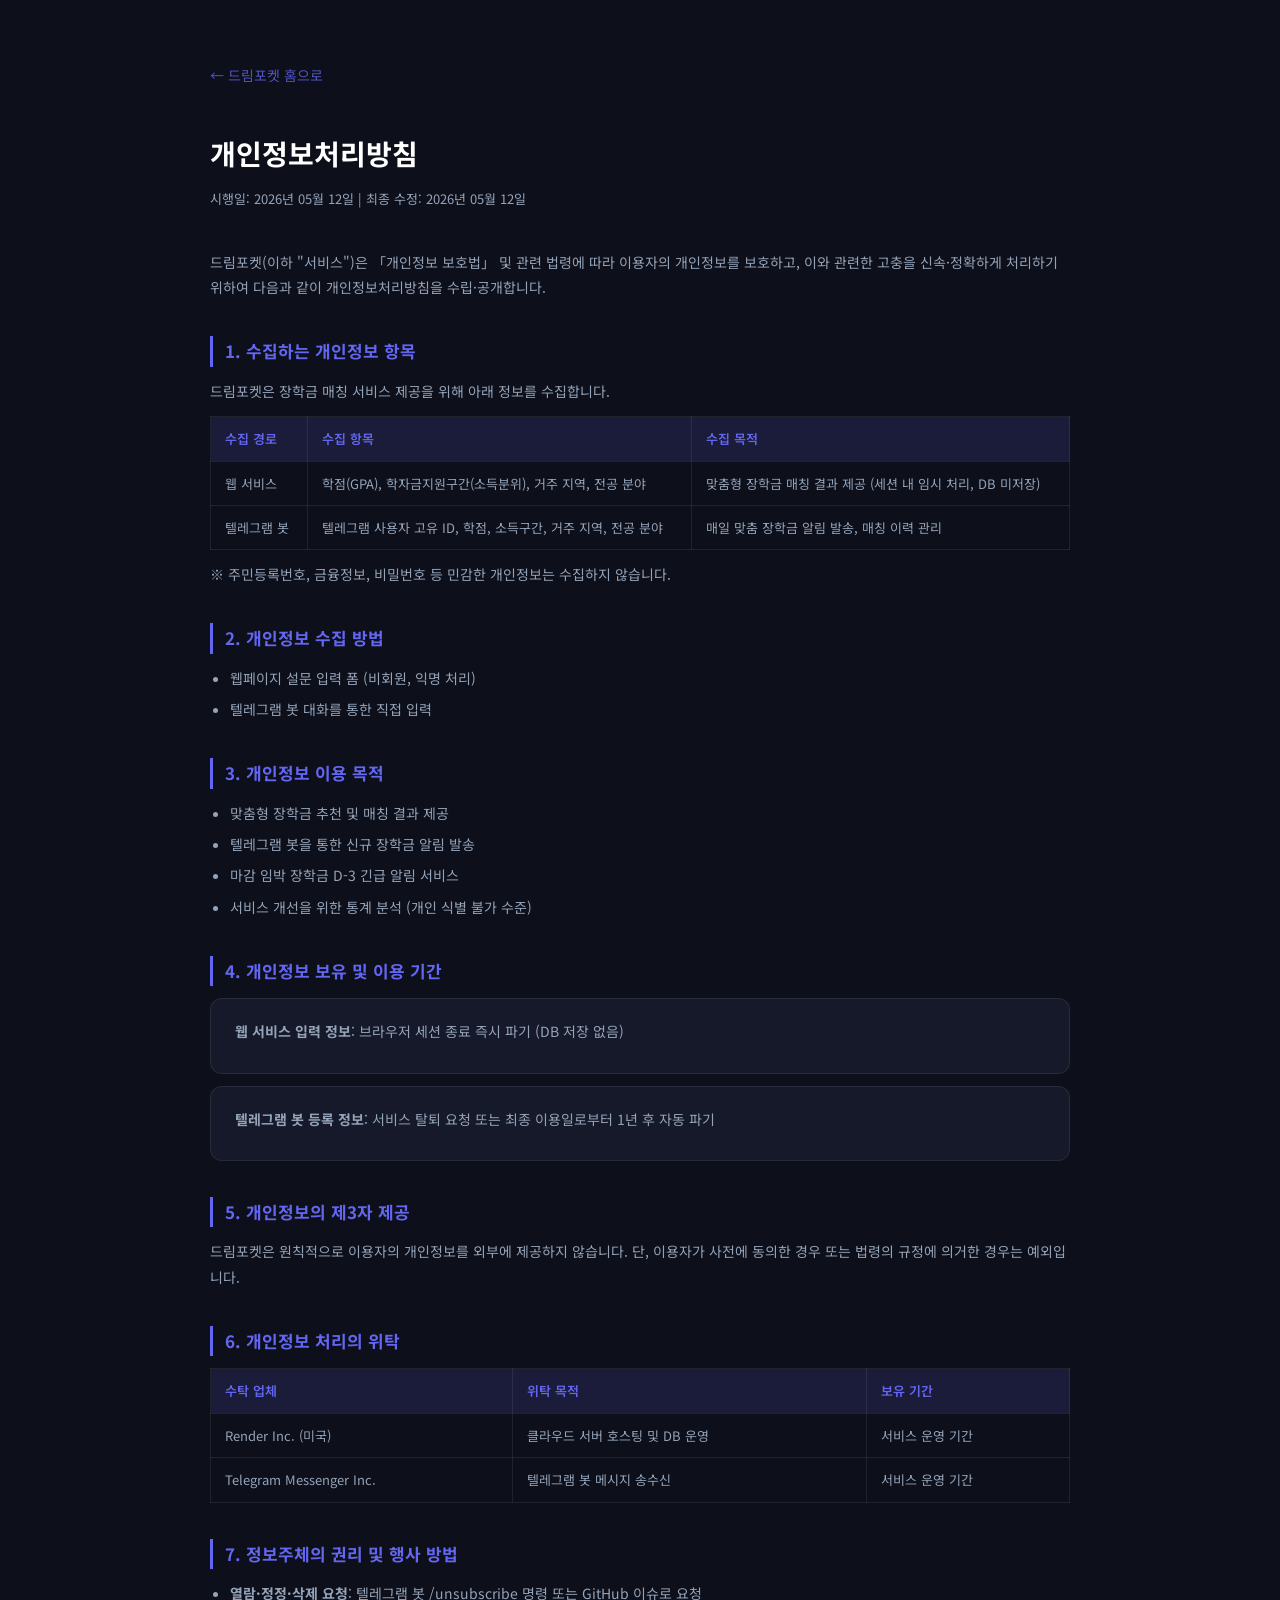
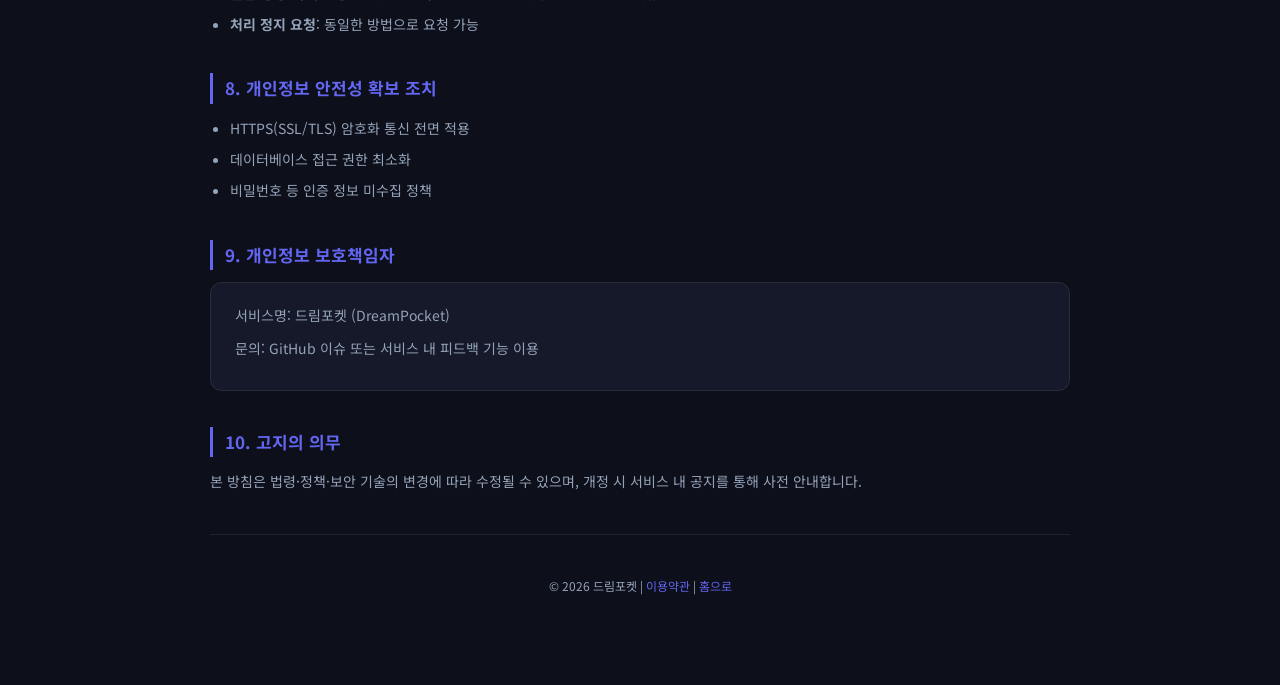
<file: templates/privacy.html>
<!DOCTYPE html>
<html lang="ko">
<head>
    <meta charset="UTF-8">
    <meta name="viewport" content="width=device-width, initial-scale=1.0">
    <title>개인정보처리방침 | 드림포켓</title>
    <link rel="preconnect" href="https://fonts.googleapis.com">
    <link rel="preconnect" href="https://fonts.gstatic.com" crossorigin>
    <link href="https://fonts.googleapis.com/css2?family=Noto+Sans+KR:wght@300;400;500;700&display=swap" rel="stylesheet">
    <style>
        :root { --bg:#0d0f1a; --surface:#151929; --border:rgba(255,255,255,0.08); --primary:#6366f1; --text:#e2e8f0; --text-muted:#94a3b8; }
        * { margin:0; padding:0; box-sizing:border-box; }
        body { font-family:'Noto Sans KR',sans-serif; background:var(--bg); color:var(--text); line-height:1.8; padding:0 20px; }
        .container { max-width:860px; margin:0 auto; padding:60px 0 80px; }
        .back-link { display:inline-flex; align-items:center; gap:8px; color:var(--primary); text-decoration:none; font-size:14px; margin-bottom:40px; opacity:.8; transition:opacity .2s; }
        .back-link:hover { opacity:1; }
        h1 { font-size:28px; font-weight:700; margin-bottom:8px; color:#fff; }
        .effective-date { font-size:13px; color:var(--text-muted); margin-bottom:40px; }
        h2 { font-size:17px; font-weight:700; color:var(--primary); margin:36px 0 12px; padding-left:12px; border-left:3px solid var(--primary); }
        p, li { font-size:14px; color:var(--text-muted); margin-bottom:8px; }
        ul { padding-left:20px; }
        li { margin-bottom:6px; }
        .info-box { background:var(--surface); border:1px solid var(--border); border-radius:12px; padding:20px 24px; margin:12px 0; }
        table { width:100%; border-collapse:collapse; margin:12px 0; font-size:13px; }
        th { background:rgba(99,102,241,0.15); color:var(--primary); font-weight:600; padding:10px 14px; text-align:left; border:1px solid var(--border); }
        td { padding:10px 14px; border:1px solid var(--border); color:var(--text-muted); vertical-align:top; }
        .divider { border:none; border-top:1px solid var(--border); margin:40px 0; }
    </style>
</head>
<body>
<div class="container">
    <a href="/" class="back-link">← 드림포켓 홈으로</a>
    <h1>개인정보처리방침</h1>
    <p class="effective-date">시행일: 2026년 05월 12일 | 최종 수정: 2026년 05월 12일</p>

    <p>드림포켓(이하 "서비스")은 「개인정보 보호법」 및 관련 법령에 따라 이용자의 개인정보를 보호하고, 이와 관련한 고충을 신속·정확하게 처리하기 위하여 다음과 같이 개인정보처리방침을 수립·공개합니다.</p>

    <h2>1. 수집하는 개인정보 항목</h2>
    <p>드림포켓은 장학금 매칭 서비스 제공을 위해 아래 정보를 수집합니다.</p>
    <table>
        <thead>
            <tr><th>수집 경로</th><th>수집 항목</th><th>수집 목적</th></tr>
        </thead>
        <tbody>
            <tr>
                <td>웹 서비스</td>
                <td>학점(GPA), 학자금지원구간(소득분위), 거주 지역, 전공 분야</td>
                <td>맞춤형 장학금 매칭 결과 제공 (세션 내 임시 처리, DB 미저장)</td>
            </tr>
            <tr>
                <td>텔레그램 봇</td>
                <td>텔레그램 사용자 고유 ID, 학점, 소득구간, 거주 지역, 전공 분야</td>
                <td>매일 맞춤 장학금 알림 발송, 매칭 이력 관리</td>
            </tr>
        </tbody>
    </table>
    <p>※ 주민등록번호, 금융정보, 비밀번호 등 민감한 개인정보는 수집하지 않습니다.</p>

    <h2>2. 개인정보 수집 방법</h2>
    <ul>
        <li>웹페이지 설문 입력 폼 (비회원, 익명 처리)</li>
        <li>텔레그램 봇 대화를 통한 직접 입력</li>
    </ul>

    <h2>3. 개인정보 이용 목적</h2>
    <ul>
        <li>맞춤형 장학금 추천 및 매칭 결과 제공</li>
        <li>텔레그램 봇을 통한 신규 장학금 알림 발송</li>
        <li>마감 임박 장학금 D-3 긴급 알림 서비스</li>
        <li>서비스 개선을 위한 통계 분석 (개인 식별 불가 수준)</li>
    </ul>

    <h2>4. 개인정보 보유 및 이용 기간</h2>
    <div class="info-box"><p><strong>웹 서비스 입력 정보</strong>: 브라우저 세션 종료 즉시 파기 (DB 저장 없음)</p></div>
    <div class="info-box"><p><strong>텔레그램 봇 등록 정보</strong>: 서비스 탈퇴 요청 또는 최종 이용일로부터 1년 후 자동 파기</p></div>

    <h2>5. 개인정보의 제3자 제공</h2>
    <p>드림포켓은 원칙적으로 이용자의 개인정보를 외부에 제공하지 않습니다. 단, 이용자가 사전에 동의한 경우 또는 법령의 규정에 의거한 경우는 예외입니다.</p>

    <h2>6. 개인정보 처리의 위탁</h2>
    <table>
        <thead>
            <tr><th>수탁 업체</th><th>위탁 목적</th><th>보유 기간</th></tr>
        </thead>
        <tbody>
            <tr><td>Render Inc. (미국)</td><td>클라우드 서버 호스팅 및 DB 운영</td><td>서비스 운영 기간</td></tr>
            <tr><td>Telegram Messenger Inc.</td><td>텔레그램 봇 메시지 송수신</td><td>서비스 운영 기간</td></tr>
        </tbody>
    </table>

    <h2>7. 정보주체의 권리 및 행사 방법</h2>
    <ul>
        <li><strong>열람·정정·삭제 요청</strong>: 텔레그램 봇 /unsubscribe 명령 또는 GitHub 이슈로 요청</li>
        <li><strong>처리 정지 요청</strong>: 동일한 방법으로 요청 가능</li>
    </ul>

    <h2>8. 개인정보 안전성 확보 조치</h2>
    <ul>
        <li>HTTPS(SSL/TLS) 암호화 통신 전면 적용</li>
        <li>데이터베이스 접근 권한 최소화</li>
        <li>비밀번호 등 인증 정보 미수집 정책</li>
    </ul>

    <h2>9. 개인정보 보호책임자</h2>
    <div class="info-box">
        <p>서비스명: 드림포켓 (DreamPocket)</p>
        <p>문의: GitHub 이슈 또는 서비스 내 피드백 기능 이용</p>
    </div>

    <h2>10. 고지의 의무</h2>
    <p>본 방침은 법령·정책·보안 기술의 변경에 따라 수정될 수 있으며, 개정 시 서비스 내 공지를 통해 사전 안내합니다.</p>

    <hr class="divider">
    <p style="font-size:12px;text-align:center;">© 2026 드림포켓 | <a href="/terms" style="color:var(--primary);text-decoration:none;">이용약관</a> | <a href="/" style="color:var(--primary);text-decoration:none;">홈으로</a></p>
</div>
</body>
</html>
</file>
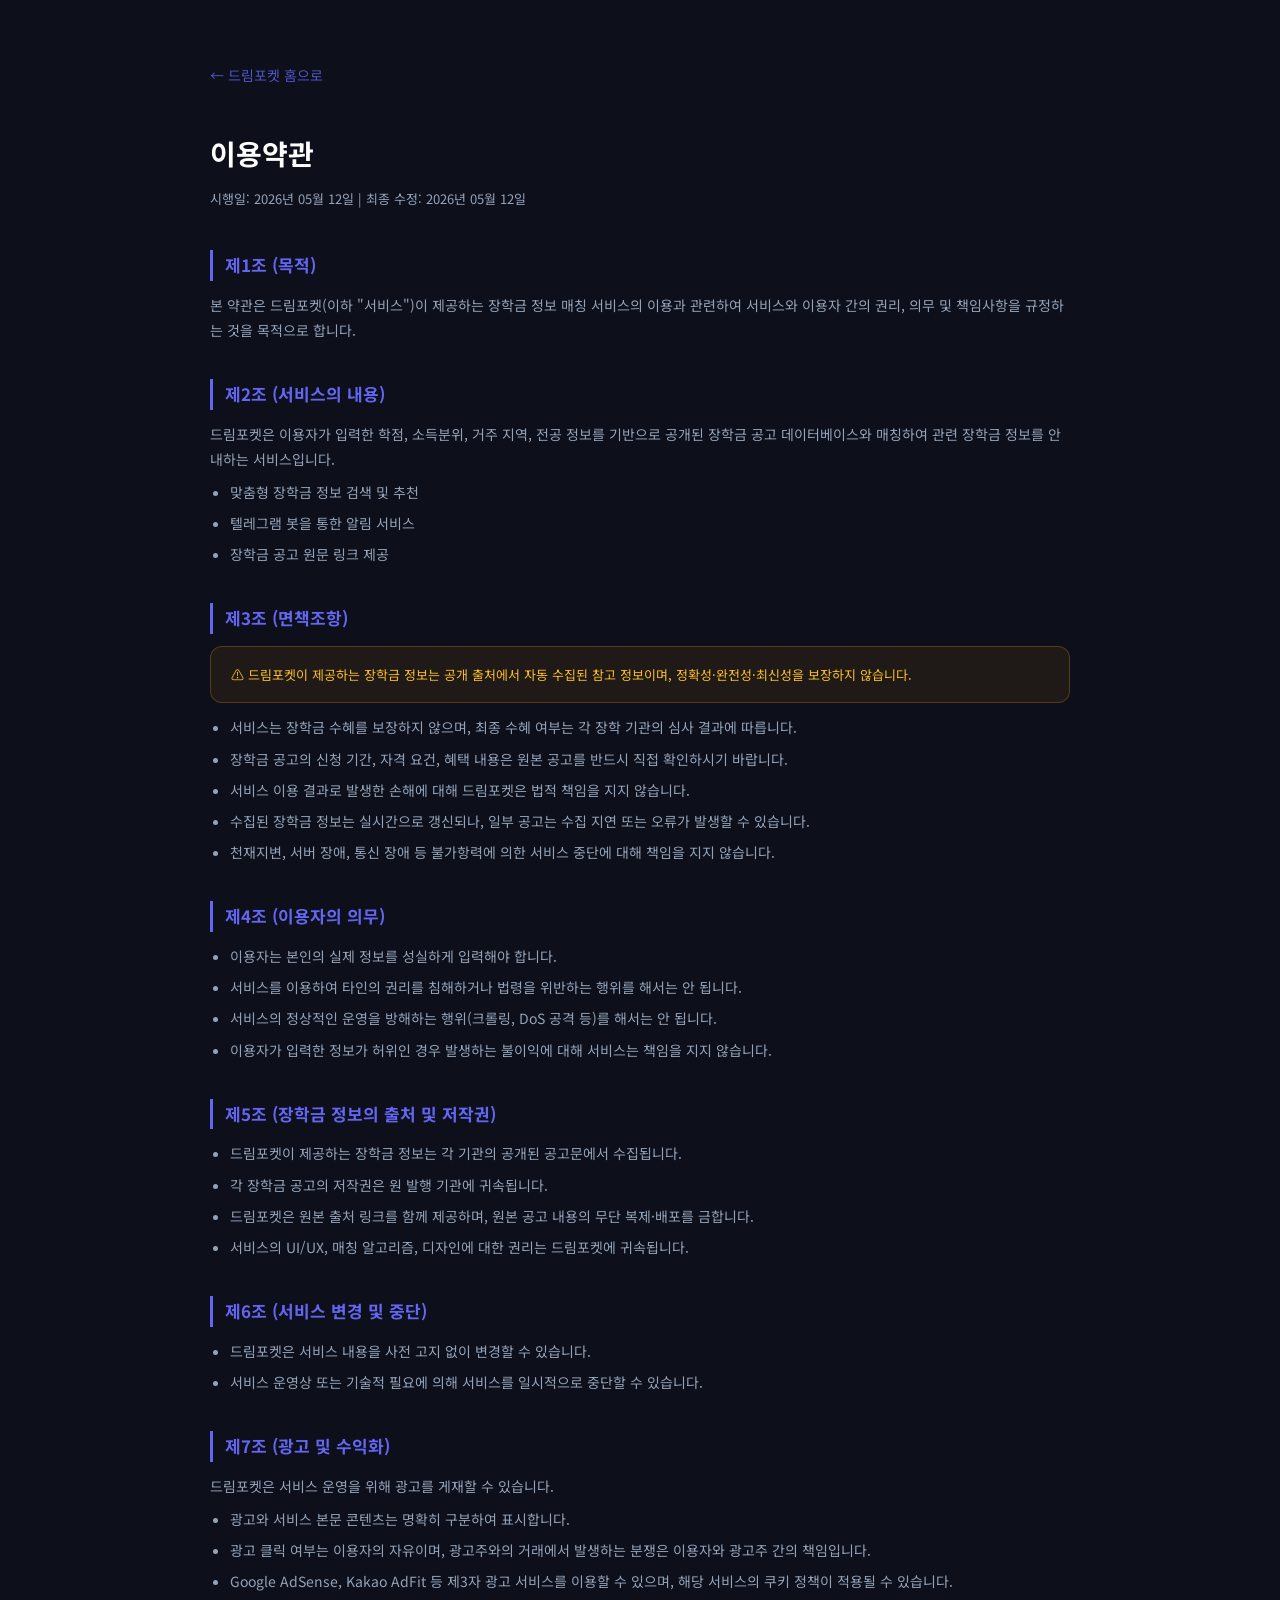
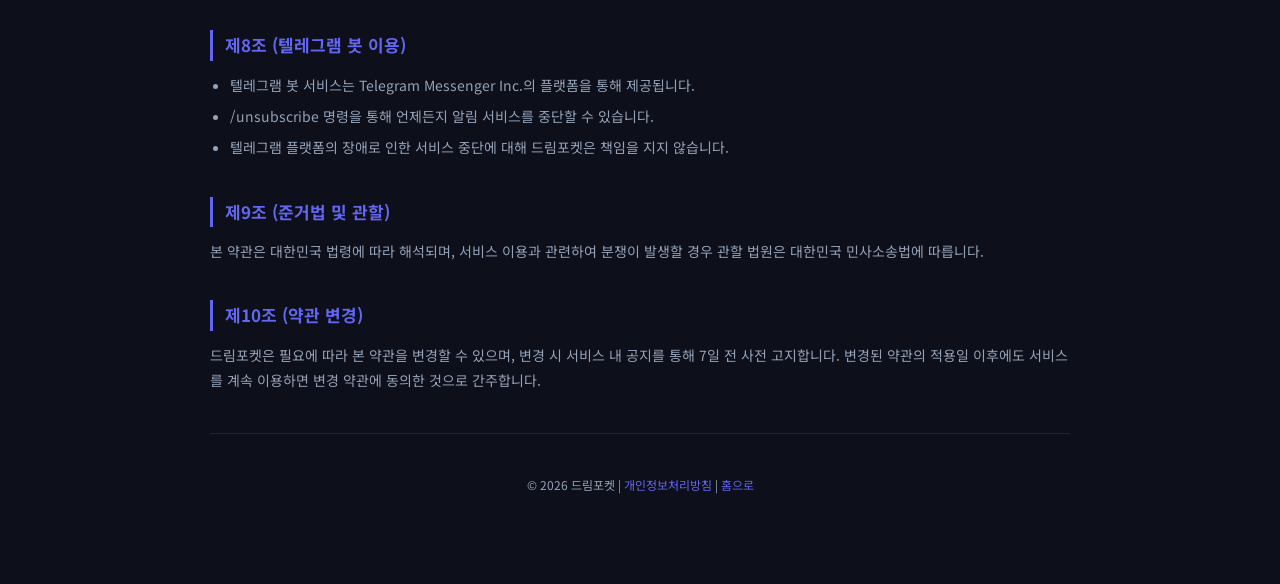
<file: templates/terms.html>
<!DOCTYPE html>
<html lang="ko">
<head>
    <meta charset="UTF-8">
    <meta name="viewport" content="width=device-width, initial-scale=1.0">
    <title>이용약관 | 드림포켓</title>
    <link rel="preconnect" href="https://fonts.googleapis.com">
    <link rel="preconnect" href="https://fonts.gstatic.com" crossorigin>
    <link href="https://fonts.googleapis.com/css2?family=Noto+Sans+KR:wght@300;400;500;700&display=swap" rel="stylesheet">
    <style>
        :root { --bg:#0d0f1a; --surface:#151929; --border:rgba(255,255,255,0.08); --primary:#6366f1; --text:#e2e8f0; --text-muted:#94a3b8; }
        * { margin:0; padding:0; box-sizing:border-box; }
        body { font-family:'Noto Sans KR',sans-serif; background:var(--bg); color:var(--text); line-height:1.8; padding:0 20px; }
        .container { max-width:860px; margin:0 auto; padding:60px 0 80px; }
        .back-link { display:inline-flex; align-items:center; gap:8px; color:var(--primary); text-decoration:none; font-size:14px; margin-bottom:40px; opacity:.8; transition:opacity .2s; }
        .back-link:hover { opacity:1; }
        h1 { font-size:28px; font-weight:700; margin-bottom:8px; color:#fff; }
        .effective-date { font-size:13px; color:var(--text-muted); margin-bottom:40px; }
        h2 { font-size:17px; font-weight:700; color:var(--primary); margin:36px 0 12px; padding-left:12px; border-left:3px solid var(--primary); }
        p, li { font-size:14px; color:var(--text-muted); margin-bottom:8px; }
        ul { padding-left:20px; }
        li { margin-bottom:6px; }
        .warn-box { background:rgba(245,158,11,0.08); border:1px solid rgba(245,158,11,0.25); border-radius:12px; padding:16px 20px; margin:12px 0; }
        .warn-box p { color:#fbbf24; margin:0; font-size:13px; }
        .info-box { background:var(--surface); border:1px solid var(--border); border-radius:12px; padding:20px 24px; margin:12px 0; }
        .divider { border:none; border-top:1px solid var(--border); margin:40px 0; }
    </style>
</head>
<body>
<div class="container">
    <a href="/" class="back-link">← 드림포켓 홈으로</a>
    <h1>이용약관</h1>
    <p class="effective-date">시행일: 2026년 05월 12일 | 최종 수정: 2026년 05월 12일</p>

    <h2>제1조 (목적)</h2>
    <p>본 약관은 드림포켓(이하 "서비스")이 제공하는 장학금 정보 매칭 서비스의 이용과 관련하여 서비스와 이용자 간의 권리, 의무 및 책임사항을 규정하는 것을 목적으로 합니다.</p>

    <h2>제2조 (서비스의 내용)</h2>
    <p>드림포켓은 이용자가 입력한 학점, 소득분위, 거주 지역, 전공 정보를 기반으로 공개된 장학금 공고 데이터베이스와 매칭하여 관련 장학금 정보를 안내하는 서비스입니다.</p>
    <ul>
        <li>맞춤형 장학금 정보 검색 및 추천</li>
        <li>텔레그램 봇을 통한 알림 서비스</li>
        <li>장학금 공고 원문 링크 제공</li>
    </ul>

    <h2>제3조 (면책조항)</h2>
    <div class="warn-box">
        <p>⚠️ 드림포켓이 제공하는 장학금 정보는 공개 출처에서 자동 수집된 참고 정보이며, 정확성·완전성·최신성을 보장하지 않습니다.</p>
    </div>
    <ul>
        <li>서비스는 장학금 수혜를 보장하지 않으며, 최종 수혜 여부는 각 장학 기관의 심사 결과에 따릅니다.</li>
        <li>장학금 공고의 신청 기간, 자격 요건, 혜택 내용은 원본 공고를 반드시 직접 확인하시기 바랍니다.</li>
        <li>서비스 이용 결과로 발생한 손해에 대해 드림포켓은 법적 책임을 지지 않습니다.</li>
        <li>수집된 장학금 정보는 실시간으로 갱신되나, 일부 공고는 수집 지연 또는 오류가 발생할 수 있습니다.</li>
        <li>천재지변, 서버 장애, 통신 장애 등 불가항력에 의한 서비스 중단에 대해 책임을 지지 않습니다.</li>
    </ul>

    <h2>제4조 (이용자의 의무)</h2>
    <ul>
        <li>이용자는 본인의 실제 정보를 성실하게 입력해야 합니다.</li>
        <li>서비스를 이용하여 타인의 권리를 침해하거나 법령을 위반하는 행위를 해서는 안 됩니다.</li>
        <li>서비스의 정상적인 운영을 방해하는 행위(크롤링, DoS 공격 등)를 해서는 안 됩니다.</li>
        <li>이용자가 입력한 정보가 허위인 경우 발생하는 불이익에 대해 서비스는 책임을 지지 않습니다.</li>
    </ul>

    <h2>제5조 (장학금 정보의 출처 및 저작권)</h2>
    <ul>
        <li>드림포켓이 제공하는 장학금 정보는 각 기관의 공개된 공고문에서 수집됩니다.</li>
        <li>각 장학금 공고의 저작권은 원 발행 기관에 귀속됩니다.</li>
        <li>드림포켓은 원본 출처 링크를 함께 제공하며, 원본 공고 내용의 무단 복제·배포를 금합니다.</li>
        <li>서비스의 UI/UX, 매칭 알고리즘, 디자인에 대한 권리는 드림포켓에 귀속됩니다.</li>
    </ul>

    <h2>제6조 (서비스 변경 및 중단)</h2>
    <ul>
        <li>드림포켓은 서비스 내용을 사전 고지 없이 변경할 수 있습니다.</li>
        <li>서비스 운영상 또는 기술적 필요에 의해 서비스를 일시적으로 중단할 수 있습니다.</li>
    </ul>

    <h2>제7조 (광고 및 수익화)</h2>
    <p>드림포켓은 서비스 운영을 위해 광고를 게재할 수 있습니다.</p>
    <ul>
        <li>광고와 서비스 본문 콘텐츠는 명확히 구분하여 표시합니다.</li>
        <li>광고 클릭 여부는 이용자의 자유이며, 광고주와의 거래에서 발생하는 분쟁은 이용자와 광고주 간의 책임입니다.</li>
        <li>Google AdSense, Kakao AdFit 등 제3자 광고 서비스를 이용할 수 있으며, 해당 서비스의 쿠키 정책이 적용될 수 있습니다.</li>
    </ul>

    <h2>제8조 (텔레그램 봇 이용)</h2>
    <ul>
        <li>텔레그램 봇 서비스는 Telegram Messenger Inc.의 플랫폼을 통해 제공됩니다.</li>
        <li>/unsubscribe 명령을 통해 언제든지 알림 서비스를 중단할 수 있습니다.</li>
        <li>텔레그램 플랫폼의 장애로 인한 서비스 중단에 대해 드림포켓은 책임을 지지 않습니다.</li>
    </ul>

    <h2>제9조 (준거법 및 관할)</h2>
    <p>본 약관은 대한민국 법령에 따라 해석되며, 서비스 이용과 관련하여 분쟁이 발생할 경우 관할 법원은 대한민국 민사소송법에 따릅니다.</p>

    <h2>제10조 (약관 변경)</h2>
    <p>드림포켓은 필요에 따라 본 약관을 변경할 수 있으며, 변경 시 서비스 내 공지를 통해 7일 전 사전 고지합니다. 변경된 약관의 적용일 이후에도 서비스를 계속 이용하면 변경 약관에 동의한 것으로 간주합니다.</p>

    <hr class="divider">
    <p style="font-size:12px;text-align:center;">© 2026 드림포켓 | <a href="/privacy" style="color:var(--primary);text-decoration:none;">개인정보처리방침</a> | <a href="/" style="color:var(--primary);text-decoration:none;">홈으로</a></p>
</div>
</body>
</html>
</file>
